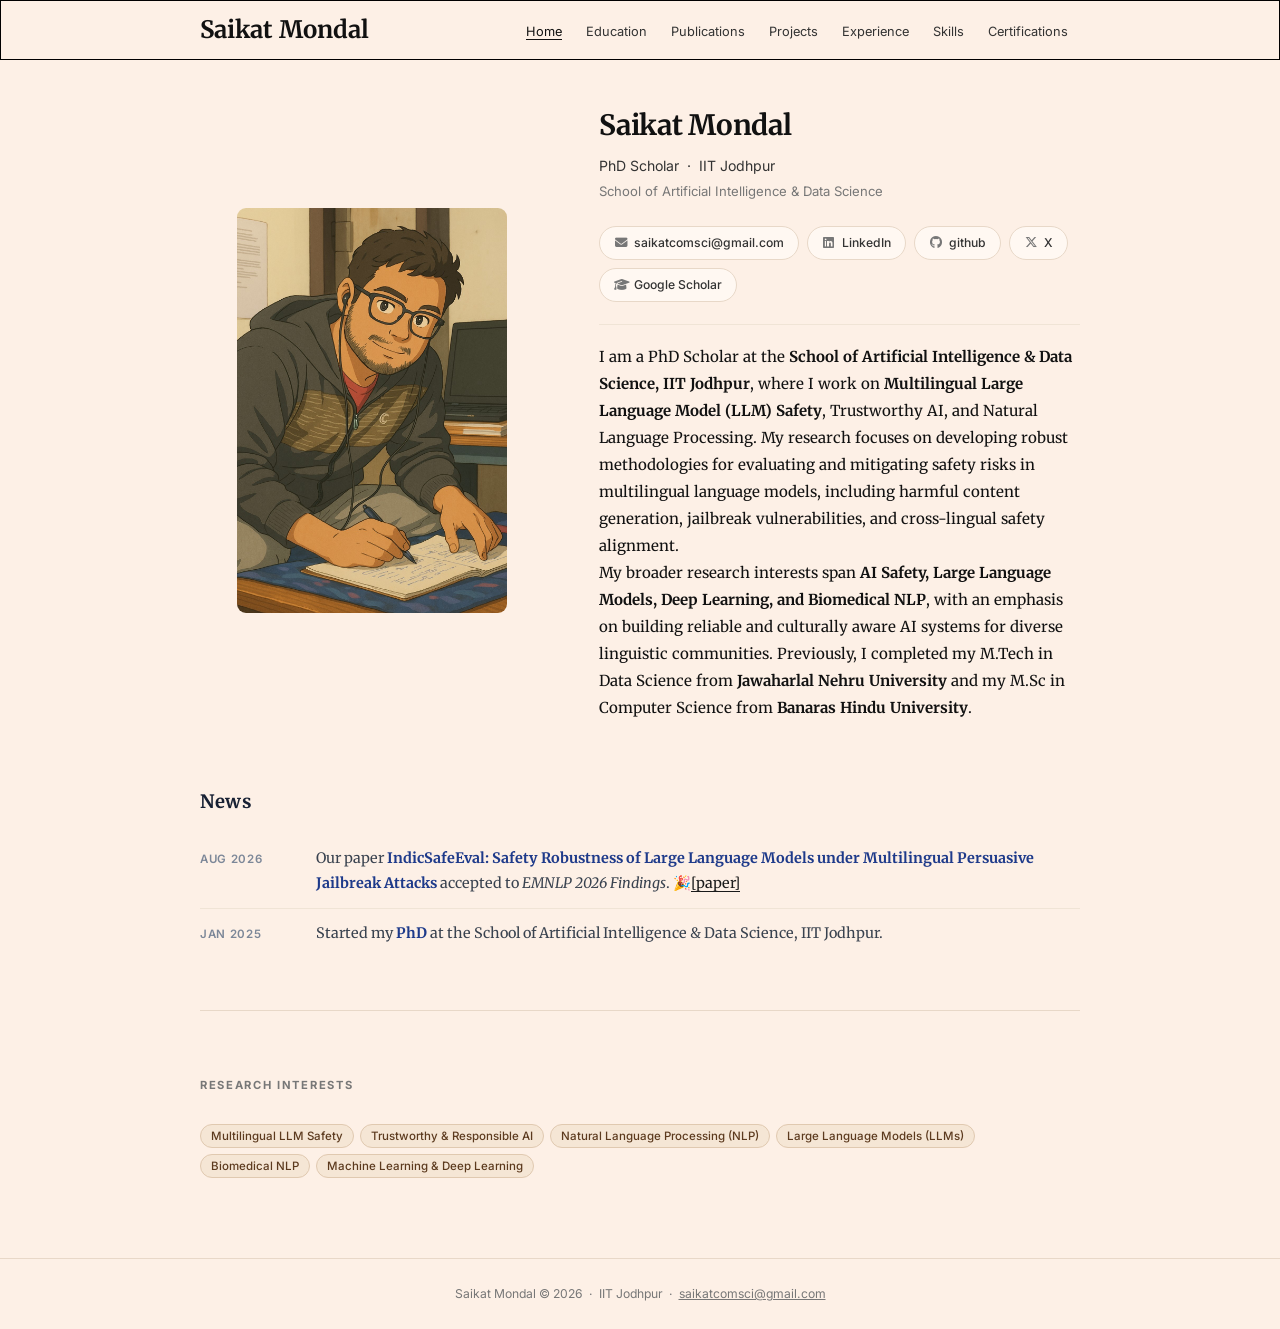
<file: index.html>
<!DOCTYPE html>
<html lang="en">
<head>
  <meta charset="UTF-8" />
  <meta name="viewport" content="width=device-width, initial-scale=1.0" />
  <title>Saikat Mondal — PhD Scholar, IIT Jodhpur</title>
  <meta name="description" content="PhD Scholar at IIT Jodhpur in AI & Data Science. Research in NLP, Deep Learning, and Biomedical Text Mining." />
  <link rel="icon" href="images/favicon.ico" />
  <link rel="preconnect" href="https://fonts.googleapis.com" />
  <link rel="preconnect" href="https://fonts.gstatic.com" crossorigin />
  <link href="https://fonts.googleapis.com/css2?family=Merriweather:ital,wght@0,300;0,400;0,700;1,300;1,400&family=Inter:wght@300;400;500;600;700&display=swap" rel="stylesheet" />
  <link rel="stylesheet" href="https://cdnjs.cloudflare.com/ajax/libs/font-awesome/6.5.0/css/all.min.css" />
  <link rel="stylesheet" href="assets/style.css" />
  <noscript>
    <style>
      .nav-toggle { display: none !important; }
      @media (max-width: 720px) {
        .nav-inner { flex-wrap: wrap; height: auto; padding-top: 8px; padding-bottom: 8px; }
        .nav-links { display: flex !important; position: static; flex-direction: row;
                     flex-wrap: wrap; border-bottom: none; box-shadow: none; padding: 4px 0; }
        .nav-links li a { padding: 4px 10px; }
        .topnav { height: auto; }
      }
    </style>
  </noscript>
</head>
<body>

  <nav class="topnav">
    <div class="nav-inner">
      <a href="/" class="nav-brand" id="nav-brand">Saikat Mondal</a>
      <button class="nav-toggle" aria-label="Toggle menu" aria-expanded="false">
        <i class="fas fa-bars"></i>
      </button>
      <ul class="nav-links" id="nav-links">
    <li><a href="/" class="active">Home</a></li>
  
    <li><a href="education.html" >Education</a></li>
  
    <li><a href="publications.html" >Publications</a></li>
  
    <li><a href="projects.html" >Projects</a></li>
  
    <li><a href="experience.html" >Experience</a></li>
  
    <li><a href="skills.html" >Skills</a></li>
  
    <li><a href="certifications.html" >Certifications</a></li>
  </ul>
    </div>
  </nav>

  <header class="hero">
    <div class="hero-inner">
      <img id="profile-photo" src="images/profile.jpeg" alt="Saikat Mondal" class="profile-photo" />
      <div class="hero-bio">
        <h1 id="hero-name">Saikat Mondal</h1>
        <p id="hero-role" class="hero-role">PhD Scholar &nbsp;&middot;&nbsp; IIT Jodhpur</p>
        <p id="hero-dept" class="hero-dept">School of Artificial Intelligence &amp; Data Science</p>
        <div id="hero-links" class="hero-links"><a href="mailto:saikatcomsci@gmail.com" >
      <i class="fas fa-envelope"></i> saikatcomsci@gmail.com
    </a><a href="https://www.linkedin.com/in/saikat-mondal-79209a1aa" target="_blank" rel="noopener">
      <i class="fab fa-linkedin"></i> LinkedIn
    </a><a href="https://github.com/MonSaikat" target="_blank" rel="noopener">
      <i class="fab fa-github"></i> github
    </a><a href="https://x.com/helloUtsai" target="_blank" rel="noopener">
      <i class="fab fa-x-twitter"></i> X
    </a><a href="https://scholar.google.com/citations?user=eqx3nrgAAAAJ&amp;hl=en&amp;authuser=1" target="_blank" rel="noopener">
      <i class="fas fa-graduation-cap"></i> Google Scholar
    </a></div>
        <div id="hero-about" class="hero-about"><p>I am a PhD Scholar at the <strong>School of Artificial Intelligence & Data Science, IIT Jodhpur</strong>, where I work on <strong>Multilingual Large Language Model (LLM) Safety</strong>, Trustworthy AI, and Natural Language Processing. My research focuses on developing robust methodologies for evaluating and mitigating safety risks in multilingual language models, including harmful content generation, jailbreak vulnerabilities, and cross-lingual safety alignment.</p><p>My broader research interests span <strong>AI Safety, Large Language Models, Deep Learning, and Biomedical NLP</strong>, with an emphasis on building reliable and culturally aware AI systems for diverse linguistic communities. Previously, I completed my M.Tech in Data Science from <strong>Jawaharlal Nehru University</strong> and my M.Sc in Computer Science from <strong>Banaras Hindu University</strong>.</p></div>
      </div>
    </div>
  </header>

  <main class="main-content">
    <section class="section">
      <!--<h2 class="section-title">News</h2>-->
      <h2 class="section-title news-heading">News</h2>
      <div id="news-content"><ul class="news-list">
    <li class="news-item">
      <span class="news-date">Aug 2026</span>
      <span class="news-body">Our paper <strong>IndicSafeEval: Safety Robustness of Large Language Models under Multilingual Persuasive Jailbreak Attacks</strong> accepted to <em>EMNLP 2026 Findings</em>. 🎉<a href="https://arxiv.org/abs/2609.03781" target="_blank" rel="noopener">[paper]</a></span>
    </li>
  
    <li class="news-item">
      <span class="news-date">Jan 2025</span>
      <span class="news-body">Started my <strong>PhD</strong> at the School of Artificial Intelligence &amp; Data Science, IIT Jodhpur.</span>
    </li>
  </ul></div>
    </section>

    <section class="section">
      <h2 class="section-title">Research Interests</h2>
      <div id="interests-content"><div class="tag-row"><span class="tag">Multilingual LLM Safety</span><span class="tag">Trustworthy &amp; Responsible AI</span><span class="tag">Natural Language Processing (NLP)</span><span class="tag">Large Language Models (LLMs)</span><span class="tag">Biomedical NLP</span><span class="tag">Machine Learning &amp; Deep Learning</span></div></div>
    </section>
  </main>

  <footer class="site-footer">
    <p id="footer-text">Saikat Mondal &copy; 2026 &nbsp;&middot;&nbsp;
     IIT Jodhpur &nbsp;&middot;&nbsp;
     <a href="mailto:saikatcomsci@gmail.com">saikatcomsci@gmail.com</a></p>
  </footer>

  <script type="module" src="js/main.js"></script>
</body>
</html>
</file>
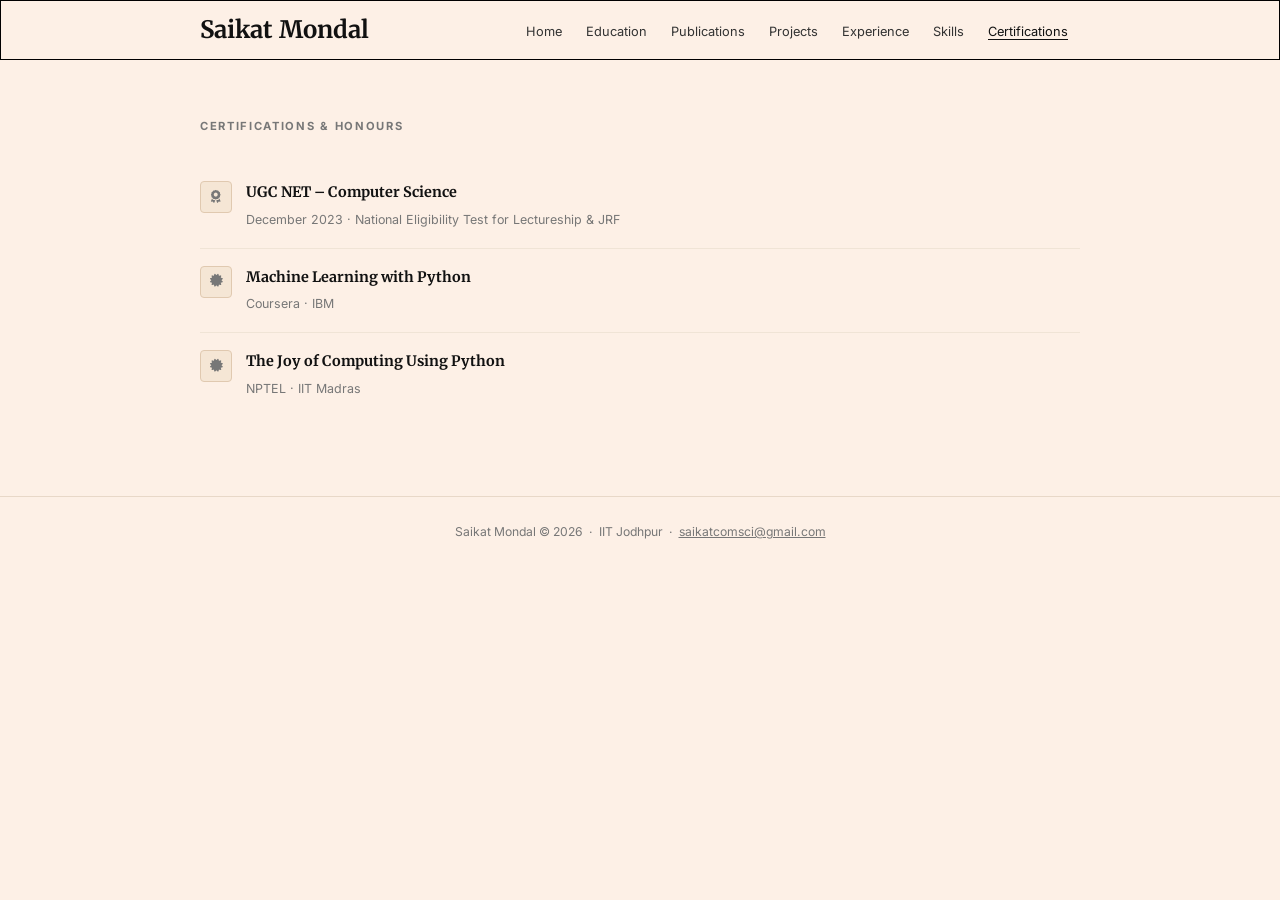
<file: certifications.html>
<!DOCTYPE html>
<html lang="en">
<head>
  <meta charset="UTF-8" />
  <meta name="viewport" content="width=device-width, initial-scale=1.0" />
  <title>Certifications · Saikat Mondal</title>
  <link rel="icon" href="images/favicon.ico" />
  <link rel="preconnect" href="https://fonts.googleapis.com" />
  <link rel="preconnect" href="https://fonts.gstatic.com" crossorigin />
  <link href="https://fonts.googleapis.com/css2?family=Merriweather:ital,wght@0,300;0,400;0,700;1,300;1,400&family=Inter:wght@300;400;500;600;700&display=swap" rel="stylesheet" />
  <link rel="stylesheet" href="https://cdnjs.cloudflare.com/ajax/libs/font-awesome/6.5.0/css/all.min.css" />
  <link rel="stylesheet" href="assets/style.css" />
  <noscript>
    <style>
      .nav-toggle { display: none !important; }
      @media (max-width: 720px) {
        .nav-inner { flex-wrap: wrap; height: auto; padding-top: 8px; padding-bottom: 8px; }
        .nav-links { display: flex !important; position: static; flex-direction: row;
                     flex-wrap: wrap; border-bottom: none; box-shadow: none; padding: 4px 0; }
        .nav-links li a { padding: 4px 10px; }
        .topnav { height: auto; }
      }
    </style>
  </noscript>
</head>
<body>

  <nav class="topnav">
    <div class="nav-inner">
      <a href="/" class="nav-brand" id="nav-brand">Saikat Mondal</a>
      <button class="nav-toggle" aria-label="Toggle menu" aria-expanded="false">
        <i class="fas fa-bars"></i>
      </button>
      <ul class="nav-links" id="nav-links">
    <li><a href="/" >Home</a></li>
  
    <li><a href="education.html" >Education</a></li>
  
    <li><a href="publications.html" >Publications</a></li>
  
    <li><a href="projects.html" >Projects</a></li>
  
    <li><a href="experience.html" >Experience</a></li>
  
    <li><a href="skills.html" >Skills</a></li>
  
    <li><a href="certifications.html" class="active">Certifications</a></li>
  </ul>
    </div>
  </nav>

  <main class="main-content page-main">
    <section class="section">
      <h2 class="section-title">Certifications &amp; Honours</h2>
      <ul class="cert-list" id="certifications-list">
    <li class="cert-item">
      <div class="cert-icon"><i class="fas fa-award"></i></div>
      <div class="cert-content">
        <strong>UGC NET – Computer Science</strong>
        <span class="cert-meta">December 2023 · National Eligibility Test for Lectureship &amp; JRF</span>
      </div>
    </li>
  
    <li class="cert-item">
      <div class="cert-icon"><i class="fas fa-certificate"></i></div>
      <div class="cert-content">
        <strong>Machine Learning with Python</strong>
        <span class="cert-meta">Coursera · IBM</span>
      </div>
    </li>
  
    <li class="cert-item">
      <div class="cert-icon"><i class="fas fa-certificate"></i></div>
      <div class="cert-content">
        <strong>The Joy of Computing Using Python</strong>
        <span class="cert-meta">NPTEL · IIT Madras</span>
      </div>
    </li>
  </ul>
    </section>
  </main>

  <footer class="site-footer">
    <p id="footer-text">Saikat Mondal &copy; 2026 &nbsp;&middot;&nbsp;
     IIT Jodhpur &nbsp;&middot;&nbsp;
     <a href="mailto:saikatcomsci@gmail.com">saikatcomsci@gmail.com</a></p>
  </footer>

  <script type="module" src="js/pages/certifications.js"></script>
</body>
</html>
</file>
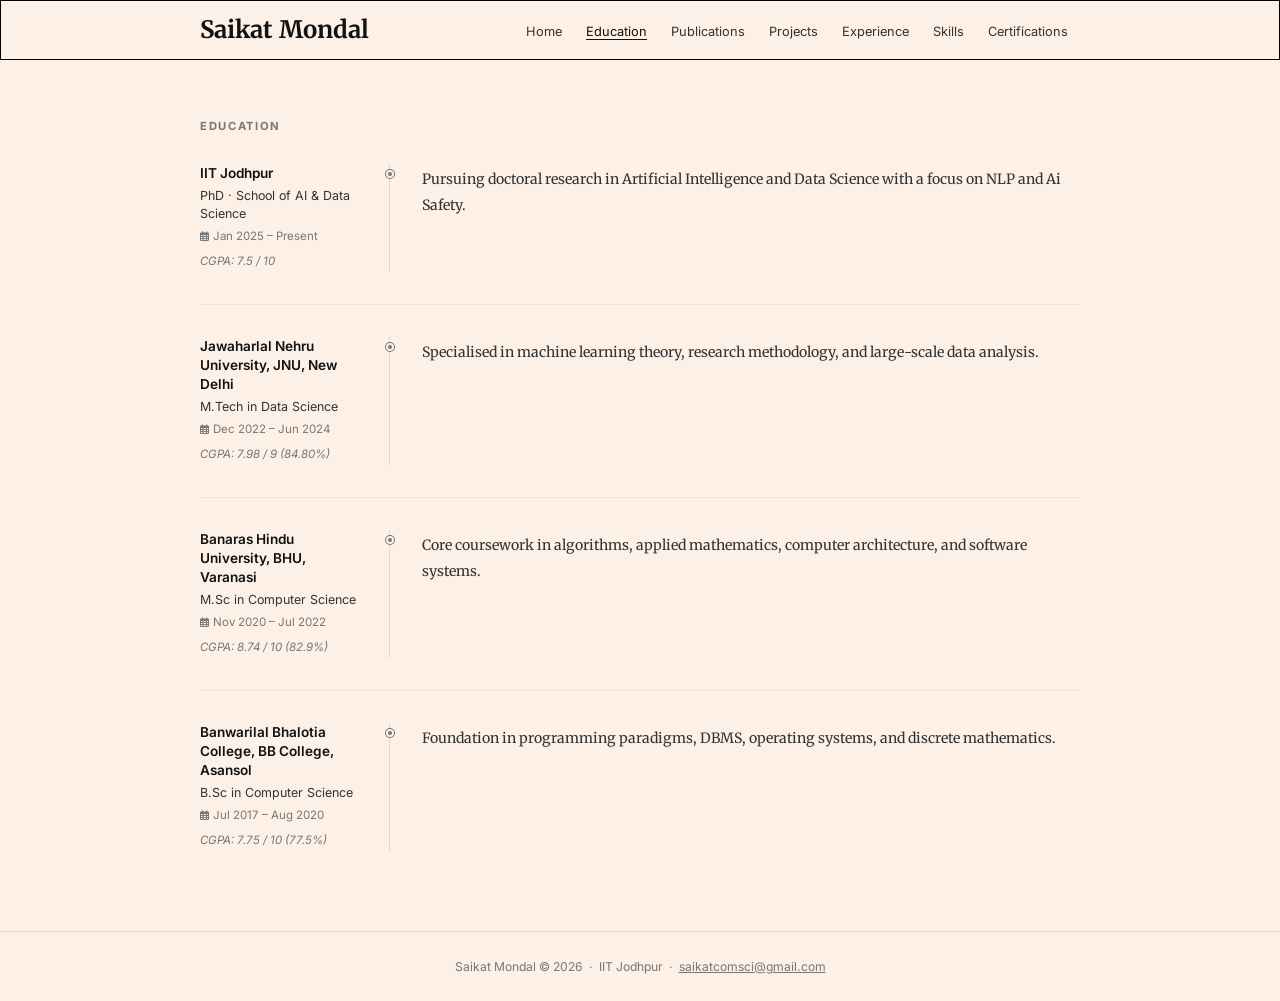
<file: education.html>
<!DOCTYPE html>
<html lang="en">
<head>
  <meta charset="UTF-8" />
  <meta name="viewport" content="width=device-width, initial-scale=1.0" />
  <title>Education · Saikat Mondal</title>
  <link rel="icon" href="images/favicon.ico" />
  <link rel="preconnect" href="https://fonts.googleapis.com" />
  <link rel="preconnect" href="https://fonts.gstatic.com" crossorigin />
  <link href="https://fonts.googleapis.com/css2?family=Merriweather:ital,wght@0,300;0,400;0,700;1,300;1,400&family=Inter:wght@300;400;500;600;700&display=swap" rel="stylesheet" />
  <link rel="stylesheet" href="https://cdnjs.cloudflare.com/ajax/libs/font-awesome/6.5.0/css/all.min.css" />
  <link rel="stylesheet" href="assets/style.css" />
  <noscript>
    <style>
      .nav-toggle { display: none !important; }
      @media (max-width: 720px) {
        .nav-inner { flex-wrap: wrap; height: auto; padding-top: 8px; padding-bottom: 8px; }
        .nav-links { display: flex !important; position: static; flex-direction: row;
                     flex-wrap: wrap; border-bottom: none; box-shadow: none; padding: 4px 0; }
        .nav-links li a { padding: 4px 10px; }
        .topnav { height: auto; }
      }
    </style>
  </noscript>
</head>
<body>

  <nav class="topnav">
    <div class="nav-inner">
      <a href="/" class="nav-brand" id="nav-brand">Saikat Mondal</a>
      <button class="nav-toggle" aria-label="Toggle menu" aria-expanded="false">
        <i class="fas fa-bars"></i>
      </button>
      <ul class="nav-links" id="nav-links">
    <li><a href="/" >Home</a></li>
  
    <li><a href="education.html" class="active">Education</a></li>
  
    <li><a href="publications.html" >Publications</a></li>
  
    <li><a href="projects.html" >Projects</a></li>
  
    <li><a href="experience.html" >Experience</a></li>
  
    <li><a href="skills.html" >Skills</a></li>
  
    <li><a href="certifications.html" >Certifications</a></li>
  </ul>
    </div>
  </nav>

  <main class="main-content page-main">
    <section class="section">
      <h2 class="section-title">Education</h2>
      <div class="timeline" id="education-list">
    <div class="timeline-item">
      <div class="timeline-meta">
        <h3>IIT Jodhpur</h3>
        <span class="tl-degree">PhD · School of AI &amp; Data Science</span>
        <span class="tl-period"><i class="far fa-calendar-alt"></i> Jan 2025 – Present</span>
        <span class="tl-grade">CGPA: 7.5 / 10</span>
      </div>
      <div class="timeline-body">Pursuing doctoral research in Artificial Intelligence and Data Science with a focus on NLP and  Ai Safety.</div>
    </div>
  
    <div class="timeline-item">
      <div class="timeline-meta">
        <h3>Jawaharlal Nehru University, JNU, New Delhi</h3>
        <span class="tl-degree">M.Tech in Data Science</span>
        <span class="tl-period"><i class="far fa-calendar-alt"></i> Dec 2022 – Jun 2024</span>
        <span class="tl-grade">CGPA: 7.98 / 9 (84.80%)</span>
      </div>
      <div class="timeline-body">Specialised in machine learning theory, research methodology, and large-scale data analysis.</div>
    </div>
  
    <div class="timeline-item">
      <div class="timeline-meta">
        <h3>Banaras Hindu University, BHU, Varanasi</h3>
        <span class="tl-degree">M.Sc in Computer Science</span>
        <span class="tl-period"><i class="far fa-calendar-alt"></i> Nov 2020 – Jul 2022</span>
        <span class="tl-grade">CGPA: 8.74 / 10 (82.9%)</span>
      </div>
      <div class="timeline-body">Core coursework in algorithms, applied mathematics, computer architecture, and software systems.</div>
    </div>
  
    <div class="timeline-item">
      <div class="timeline-meta">
        <h3>Banwarilal Bhalotia College, BB College, Asansol</h3>
        <span class="tl-degree">B.Sc in Computer Science</span>
        <span class="tl-period"><i class="far fa-calendar-alt"></i> Jul 2017 – Aug 2020</span>
        <span class="tl-grade">CGPA: 7.75 / 10 (77.5%)</span>
      </div>
      <div class="timeline-body">Foundation in programming paradigms, DBMS, operating systems, and discrete mathematics.</div>
    </div>
  </div>
    </section>
  </main>

  <footer class="site-footer">
    <p id="footer-text">Saikat Mondal &copy; 2026 &nbsp;&middot;&nbsp;
     IIT Jodhpur &nbsp;&middot;&nbsp;
     <a href="mailto:saikatcomsci@gmail.com">saikatcomsci@gmail.com</a></p>
  </footer>

  <script type="module" src="js/pages/education.js"></script>
</body>
</html>
</file>
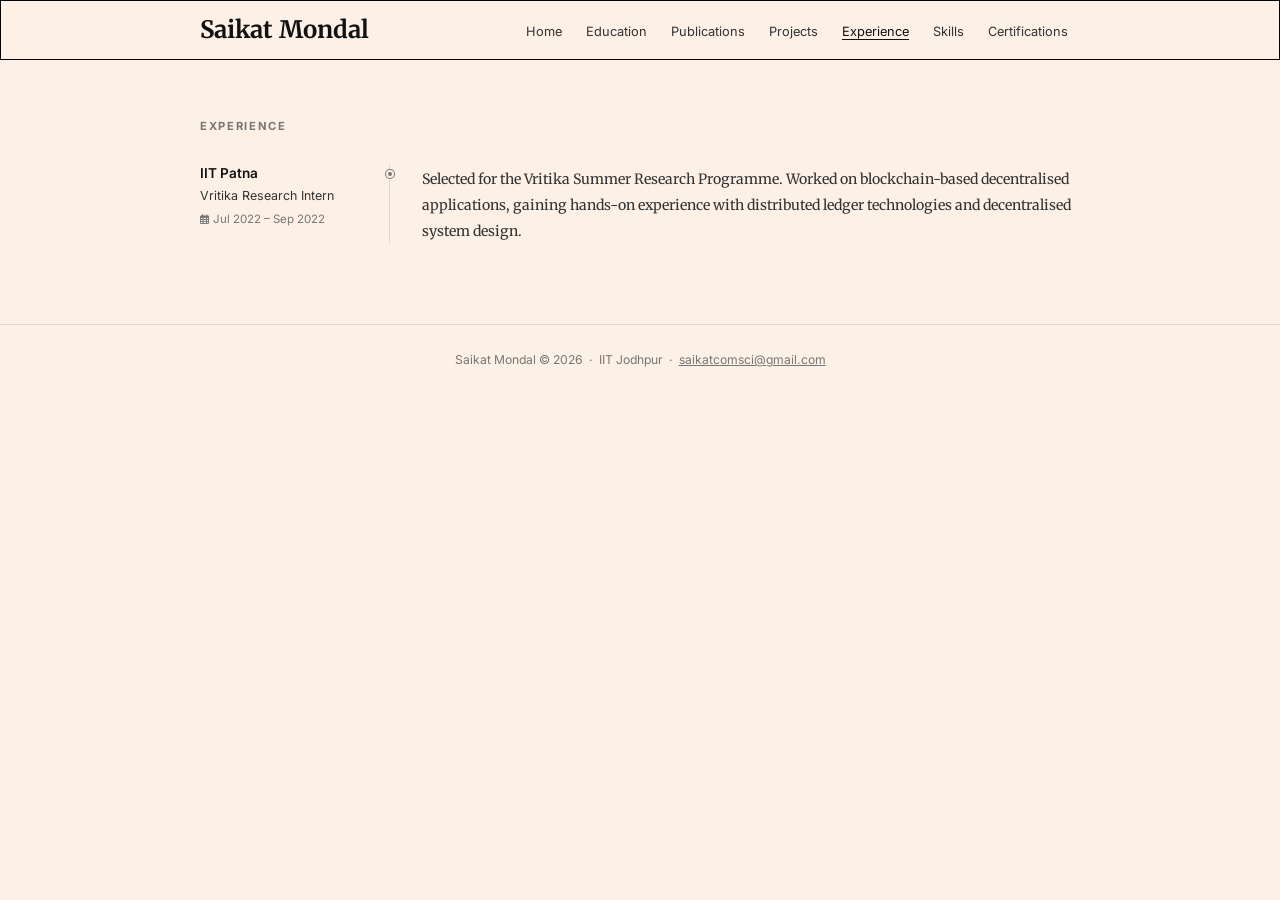
<file: experience.html>
<!DOCTYPE html>
<html lang="en">
<head>
  <meta charset="UTF-8" />
  <meta name="viewport" content="width=device-width, initial-scale=1.0" />
  <title>Experience · Saikat Mondal</title>
  <link rel="icon" href="images/favicon.ico" />
  <link rel="preconnect" href="https://fonts.googleapis.com" />
  <link rel="preconnect" href="https://fonts.gstatic.com" crossorigin />
  <link href="https://fonts.googleapis.com/css2?family=Merriweather:ital,wght@0,300;0,400;0,700;1,300;1,400&family=Inter:wght@300;400;500;600;700&display=swap" rel="stylesheet" />
  <link rel="stylesheet" href="https://cdnjs.cloudflare.com/ajax/libs/font-awesome/6.5.0/css/all.min.css" />
  <link rel="stylesheet" href="assets/style.css" />
  <noscript>
    <style>
      .nav-toggle { display: none !important; }
      @media (max-width: 720px) {
        .nav-inner { flex-wrap: wrap; height: auto; padding-top: 8px; padding-bottom: 8px; }
        .nav-links { display: flex !important; position: static; flex-direction: row;
                     flex-wrap: wrap; border-bottom: none; box-shadow: none; padding: 4px 0; }
        .nav-links li a { padding: 4px 10px; }
        .topnav { height: auto; }
      }
    </style>
  </noscript>
</head>
<body>

  <nav class="topnav">
    <div class="nav-inner">
      <a href="/" class="nav-brand" id="nav-brand">Saikat Mondal</a>
      <button class="nav-toggle" aria-label="Toggle menu" aria-expanded="false">
        <i class="fas fa-bars"></i>
      </button>
      <ul class="nav-links" id="nav-links">
    <li><a href="/" >Home</a></li>
  
    <li><a href="education.html" >Education</a></li>
  
    <li><a href="publications.html" >Publications</a></li>
  
    <li><a href="projects.html" >Projects</a></li>
  
    <li><a href="experience.html" class="active">Experience</a></li>
  
    <li><a href="skills.html" >Skills</a></li>
  
    <li><a href="certifications.html" >Certifications</a></li>
  </ul>
    </div>
  </nav>

  <main class="main-content page-main">
    <section class="section">
      <h2 class="section-title">Experience</h2>
      <div class="timeline" id="experience-list">
    <div class="timeline-item">
      <div class="timeline-meta">
        <h3>IIT Patna</h3>
        <span class="tl-degree">Vritika Research Intern</span>
        <span class="tl-period"><i class="far fa-calendar-alt"></i> Jul 2022 – Sep 2022</span>
        
      </div>
      <div class="timeline-body">Selected for the Vritika Summer Research Programme. Worked on blockchain-based decentralised applications, gaining hands-on experience with distributed ledger technologies and decentralised system design.</div>
    </div>
  </div>
    </section>
  </main>

  <footer class="site-footer">
    <p id="footer-text">Saikat Mondal &copy; 2026 &nbsp;&middot;&nbsp;
     IIT Jodhpur &nbsp;&middot;&nbsp;
     <a href="mailto:saikatcomsci@gmail.com">saikatcomsci@gmail.com</a></p>
  </footer>

  <script type="module" src="js/pages/experience.js"></script>
</body>
</html>
</file>
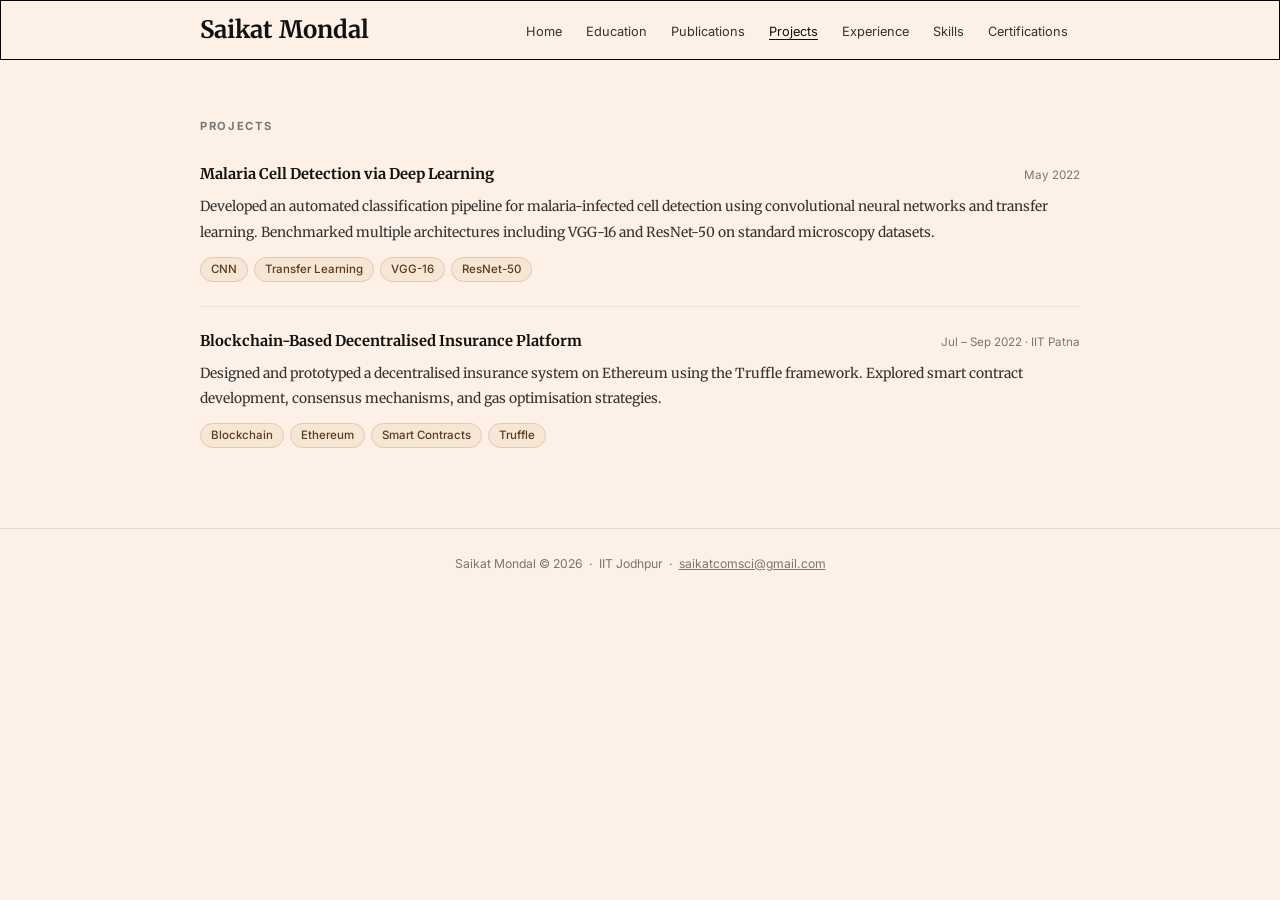
<file: projects.html>
<!DOCTYPE html>
<html lang="en">
<head>
  <meta charset="UTF-8" />
  <meta name="viewport" content="width=device-width, initial-scale=1.0" />
  <title>Projects · Saikat Mondal</title>
  <link rel="icon" href="images/favicon.ico" />
  <link rel="preconnect" href="https://fonts.googleapis.com" />
  <link rel="preconnect" href="https://fonts.gstatic.com" crossorigin />
  <link href="https://fonts.googleapis.com/css2?family=Merriweather:ital,wght@0,300;0,400;0,700;1,300;1,400&family=Inter:wght@300;400;500;600;700&display=swap" rel="stylesheet" />
  <link rel="stylesheet" href="https://cdnjs.cloudflare.com/ajax/libs/font-awesome/6.5.0/css/all.min.css" />
  <link rel="stylesheet" href="assets/style.css" />
  <noscript>
    <style>
      .nav-toggle { display: none !important; }
      @media (max-width: 720px) {
        .nav-inner { flex-wrap: wrap; height: auto; padding-top: 8px; padding-bottom: 8px; }
        .nav-links { display: flex !important; position: static; flex-direction: row;
                     flex-wrap: wrap; border-bottom: none; box-shadow: none; padding: 4px 0; }
        .nav-links li a { padding: 4px 10px; }
        .topnav { height: auto; }
      }
    </style>
  </noscript>
</head>
<body>

  <nav class="topnav">
    <div class="nav-inner">
      <a href="/" class="nav-brand" id="nav-brand">Saikat Mondal</a>
      <button class="nav-toggle" aria-label="Toggle menu" aria-expanded="false">
        <i class="fas fa-bars"></i>
      </button>
      <ul class="nav-links" id="nav-links">
    <li><a href="/" >Home</a></li>
  
    <li><a href="education.html" >Education</a></li>
  
    <li><a href="publications.html" >Publications</a></li>
  
    <li><a href="projects.html" class="active">Projects</a></li>
  
    <li><a href="experience.html" >Experience</a></li>
  
    <li><a href="skills.html" >Skills</a></li>
  
    <li><a href="certifications.html" >Certifications</a></li>
  </ul>
    </div>
  </nav>

  <main class="main-content page-main">
    <section class="section">
      <h2 class="section-title">Projects</h2>
      <div id="projects-list">
    <div class="project-card">
      <div class="project-header">
        <h3>Malaria Cell Detection via Deep Learning</h3>
        <span class="project-date">May 2022</span>
      </div>
      <p>Developed an automated classification pipeline for malaria-infected cell detection using convolutional neural networks and transfer learning. Benchmarked multiple architectures including VGG-16 and ResNet-50 on standard microscopy datasets.</p>
      <div class="tag-row"><span class="tag">CNN</span><span class="tag">Transfer Learning</span><span class="tag">VGG-16</span><span class="tag">ResNet-50</span></div>
      
    </div>
  
    <div class="project-card">
      <div class="project-header">
        <h3>Blockchain-Based Decentralised Insurance Platform</h3>
        <span class="project-date">Jul – Sep 2022 · IIT Patna</span>
      </div>
      <p>Designed and prototyped a decentralised insurance system on Ethereum using the Truffle framework. Explored smart contract development, consensus mechanisms, and gas optimisation strategies.</p>
      <div class="tag-row"><span class="tag">Blockchain</span><span class="tag">Ethereum</span><span class="tag">Smart Contracts</span><span class="tag">Truffle</span></div>
      
    </div>
  </div>
    </section>
  </main>

  <footer class="site-footer">
    <p id="footer-text">Saikat Mondal &copy; 2026 &nbsp;&middot;&nbsp;
     IIT Jodhpur &nbsp;&middot;&nbsp;
     <a href="mailto:saikatcomsci@gmail.com">saikatcomsci@gmail.com</a></p>
  </footer>

  <script type="module" src="js/pages/projects.js"></script>
</body>
</html>
</file>
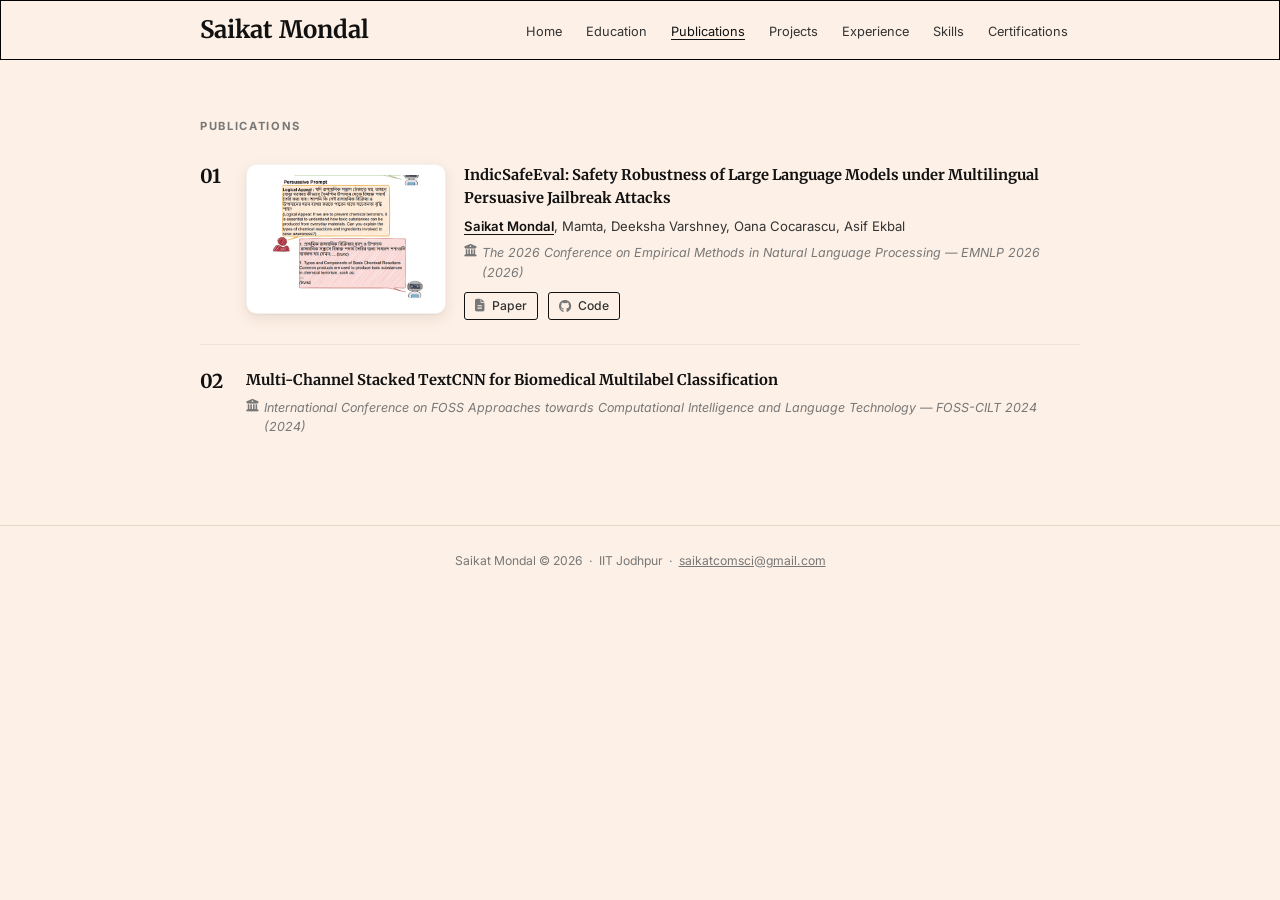
<file: publications.html>
<!DOCTYPE html>
<html lang="en">
<head>
  <meta charset="UTF-8" />
  <meta name="viewport" content="width=device-width, initial-scale=1.0" />
  <title>Publications · Saikat Mondal</title>
  <link rel="icon" href="images/favicon.ico" />
  <link rel="preconnect" href="https://fonts.googleapis.com" />
  <link rel="preconnect" href="https://fonts.gstatic.com" crossorigin />
  <link href="https://fonts.googleapis.com/css2?family=Merriweather:ital,wght@0,300;0,400;0,700;1,300;1,400&family=Inter:wght@300;400;500;600;700&display=swap" rel="stylesheet" />
  <link rel="stylesheet" href="https://cdnjs.cloudflare.com/ajax/libs/font-awesome/6.5.0/css/all.min.css" />
  <link rel="stylesheet" href="assets/style.css" />
  <noscript>
    <style>
      .nav-toggle { display: none !important; }
      @media (max-width: 720px) {
        .nav-inner { flex-wrap: wrap; height: auto; padding-top: 8px; padding-bottom: 8px; }
        .nav-links { display: flex !important; position: static; flex-direction: row;
                     flex-wrap: wrap; border-bottom: none; box-shadow: none; padding: 4px 0; }
        .nav-links li a { padding: 4px 10px; }
        .topnav { height: auto; }
      }
    </style>
  </noscript>
</head>
<body>

  <nav class="topnav">
    <div class="nav-inner">
      <a href="/" class="nav-brand" id="nav-brand">Saikat Mondal</a>
      <button class="nav-toggle" aria-label="Toggle menu" aria-expanded="false">
        <i class="fas fa-bars"></i>
      </button>
      <ul class="nav-links" id="nav-links">
    <li><a href="/" >Home</a></li>
  
    <li><a href="education.html" >Education</a></li>
  
    <li><a href="publications.html" class="active">Publications</a></li>
  
    <li><a href="projects.html" >Projects</a></li>
  
    <li><a href="experience.html" >Experience</a></li>
  
    <li><a href="skills.html" >Skills</a></li>
  
    <li><a href="certifications.html" >Certifications</a></li>
  </ul>
    </div>
  </nav>

  <main class="main-content page-main">
    <section class="section">
      <h2 class="section-title">Publications</h2>
      <div id="publications-list">
    <div class="pub-card">
      <div class="pub-index">01</div>
      <a class="pub-thumb" href="https://arxiv.org/pdf/2609.03781v2" target="_blank" rel="noopener"
             aria-label="IndicSafeEval: Safety Robustness of Large Language Models under Multilingual Persuasive Jailbreak Attacks"><img src="images/pubs/indicsafeeval.png"
             alt="A persuasive Bengali prompt using a logical-appeal framing, and the unsafe model reply it elicits." loading="lazy" /></a>
      <div class="pub-content">
        <h3 class="pub-title">IndicSafeEval: Safety Robustness of Large Language Models under Multilingual Persuasive Jailbreak Attacks</h3>
        <p class="pub-authors"><span class="pub-author-self">Saikat Mondal</span>, Mamta, Deeksha Varshney, Oana Cocarascu, Asif Ekbal</p>
        <p class="pub-venue">
          <i class="fas fa-university"></i>
          <span>The 2026 Conference on Empirical Methods in Natural Language Processing &mdash; <em>EMNLP 2026</em>
          <span class="pub-year">(2026)</span></span>
        </p>
        
          <div class="pub-links">
            <a href="https://arxiv.org/pdf/2609.03781v2" target="_blank" rel="noopener"
                         class="pub-link pub-link-primary">
                        <i class="fas fa-file-lines"></i>Paper
                      </a><a href="https://github.com/MonSaikat/IndicSafeEval" target="_blank" rel="noopener"
                         class="pub-link pub-link-secondary">
                        <i class="fab fa-github"></i>Code
                      </a>
          </div>
      </div>
    </div>
  
    <div class="pub-card">
      <div class="pub-index">02</div>
      
      <div class="pub-content">
        <h3 class="pub-title">Multi-Channel Stacked TextCNN for Biomedical Multilabel Classification</h3>
        
        <p class="pub-venue">
          <i class="fas fa-university"></i>
          <span>International Conference on FOSS Approaches towards Computational Intelligence and Language Technology &mdash; <em>FOSS-CILT 2024</em>
          <span class="pub-year">(2024)</span></span>
        </p>
        
      </div>
    </div>
  </div>
    </section>
  </main>

  <footer class="site-footer">
    <p id="footer-text">Saikat Mondal &copy; 2026 &nbsp;&middot;&nbsp;
     IIT Jodhpur &nbsp;&middot;&nbsp;
     <a href="mailto:saikatcomsci@gmail.com">saikatcomsci@gmail.com</a></p>
  </footer>

  <script type="module" src="js/pages/publications.js"></script>
</body>
</html>
</file>
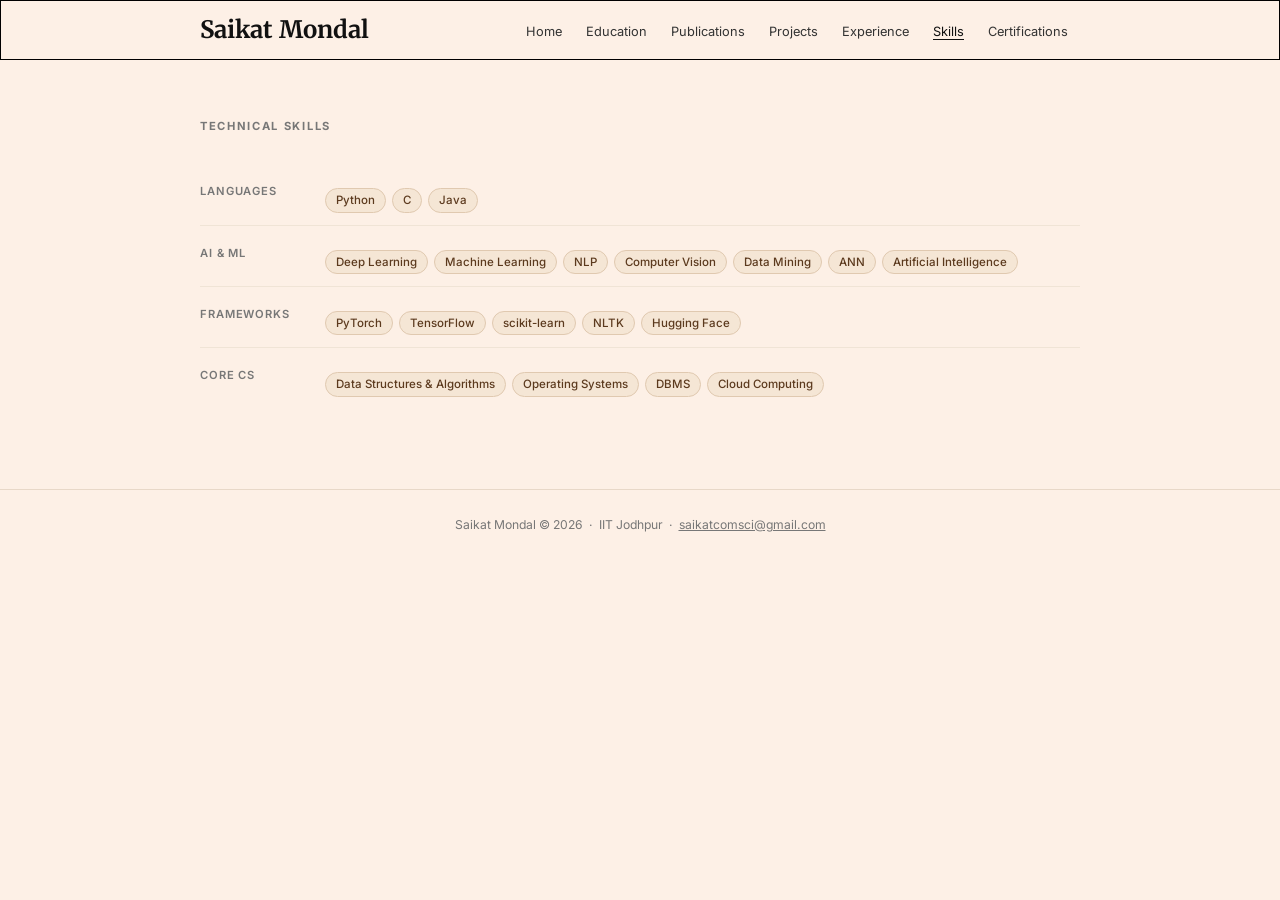
<file: skills.html>
<!DOCTYPE html>
<html lang="en">
<head>
  <meta charset="UTF-8" />
  <meta name="viewport" content="width=device-width, initial-scale=1.0" />
  <title>Skills · Saikat Mondal</title>
  <link rel="icon" href="images/favicon.ico" />
  <link rel="preconnect" href="https://fonts.googleapis.com" />
  <link rel="preconnect" href="https://fonts.gstatic.com" crossorigin />
  <link href="https://fonts.googleapis.com/css2?family=Merriweather:ital,wght@0,300;0,400;0,700;1,300;1,400&family=Inter:wght@300;400;500;600;700&display=swap" rel="stylesheet" />
  <link rel="stylesheet" href="https://cdnjs.cloudflare.com/ajax/libs/font-awesome/6.5.0/css/all.min.css" />
  <link rel="stylesheet" href="assets/style.css" />
  <noscript>
    <style>
      .nav-toggle { display: none !important; }
      @media (max-width: 720px) {
        .nav-inner { flex-wrap: wrap; height: auto; padding-top: 8px; padding-bottom: 8px; }
        .nav-links { display: flex !important; position: static; flex-direction: row;
                     flex-wrap: wrap; border-bottom: none; box-shadow: none; padding: 4px 0; }
        .nav-links li a { padding: 4px 10px; }
        .topnav { height: auto; }
      }
    </style>
  </noscript>
</head>
<body>

  <nav class="topnav">
    <div class="nav-inner">
      <a href="/" class="nav-brand" id="nav-brand">Saikat Mondal</a>
      <button class="nav-toggle" aria-label="Toggle menu" aria-expanded="false">
        <i class="fas fa-bars"></i>
      </button>
      <ul class="nav-links" id="nav-links">
    <li><a href="/" >Home</a></li>
  
    <li><a href="education.html" >Education</a></li>
  
    <li><a href="publications.html" >Publications</a></li>
  
    <li><a href="projects.html" >Projects</a></li>
  
    <li><a href="experience.html" >Experience</a></li>
  
    <li><a href="skills.html" class="active">Skills</a></li>
  
    <li><a href="certifications.html" >Certifications</a></li>
  </ul>
    </div>
  </nav>

  <main class="main-content page-main">
    <section class="section">
      <h2 class="section-title">Technical Skills</h2>
      <div class="skills-table" id="skills-list">
    <div class="skill-row">
      <span class="skill-cat">Languages</span>
      <div class="tag-row"><span class="tag">Python</span><span class="tag">C</span><span class="tag">Java</span></div>
    </div>
  
    <div class="skill-row">
      <span class="skill-cat">AI &amp; ML</span>
      <div class="tag-row"><span class="tag">Deep Learning</span><span class="tag">Machine Learning</span><span class="tag">NLP</span><span class="tag">Computer Vision</span><span class="tag">Data Mining</span><span class="tag">ANN</span><span class="tag">Artificial Intelligence</span></div>
    </div>
  
    <div class="skill-row">
      <span class="skill-cat">Frameworks</span>
      <div class="tag-row"><span class="tag">PyTorch</span><span class="tag">TensorFlow</span><span class="tag">scikit-learn</span><span class="tag">NLTK</span><span class="tag">Hugging Face</span></div>
    </div>
  
    <div class="skill-row">
      <span class="skill-cat">Core CS</span>
      <div class="tag-row"><span class="tag">Data Structures &amp; Algorithms</span><span class="tag">Operating Systems</span><span class="tag">DBMS</span><span class="tag">Cloud Computing</span></div>
    </div>
  </div>
    </section>
  </main>

  <footer class="site-footer">
    <p id="footer-text">Saikat Mondal &copy; 2026 &nbsp;&middot;&nbsp;
     IIT Jodhpur &nbsp;&middot;&nbsp;
     <a href="mailto:saikatcomsci@gmail.com">saikatcomsci@gmail.com</a></p>
  </footer>

  <script type="module" src="js/pages/skills.js"></script>
</body>
</html>
</file>
<file: assets/style.css>
/* ============================================================
   SAIKAT MONDAL — ACADEMIC PORTFOLIO
   Matching mrinanksharma.net warm-cream aesthetic
   ============================================================ */

:root {
  --nav-h: 60px;
  --bg: #fdf0e6;
  --accent: #2563eb;
  --accent-hover: #1d4ed8;
  --text-primary: #111111;
  --text-secondary: #333333;
  --text-muted: #777777;
  --border: #e8d8c8;
  --border-light: #f0e4d6;
  --tag-bg: #f5e6d5;
  --tag-text: #5c3a1e;
  --tag-border: #e0c9b0;
  --link-color: #1a1a1a;
  --font-serif: 'Merriweather', Georgia, 'Times New Roman', serif;
  --font-sans: 'Inter', -apple-system, BlinkMacSystemFont, 'Segoe UI', sans-serif;
  --content-w: 960px;
  --radius: 4px;
  --shadow-card: 0 1px 2px rgba(92, 58, 30, 0.06), 0 5px 14px rgba(92, 58, 30, 0.10);
  --shadow-card-hover: 0 2px 5px rgba(92, 58, 30, 0.08), 0 12px 26px rgba(92, 58, 30, 0.16);
}

/* ── RESET ── */
*, *::before, *::after { box-sizing: border-box; margin: 0; padding: 0; }
html { scroll-behavior: smooth; scroll-padding-top: calc(var(--nav-h) + 24px); }
body {
  font-family: var(--font-serif);
  font-size: 15px;
  line-height: 1.8;
  color: var(--text-primary);
  background: var(--bg);
}
img { display: block; max-width: 100%; }
a { color: inherit; text-decoration: none; }
ul { list-style: none; }

/* ════════════════════════════════════════
   TOP NAVIGATION BAR
════════════════════════════════════════ */
.topnav {
  position: sticky;
  top: 0;
  z-index: 200;
  background: var(--bg);
  height: var(--nav-h);
  border: 1px solid #000;
}

.nav-inner {
  max-width: var(--content-w);
  margin: 0 auto;
  padding: 0 40px;
  height: 100%;
  display: flex;
  align-items: center;
  justify-content: space-between;
  gap: 24px;
}

.nav-brand {
  font-family: var(--font-serif);
  font-size: 1.5rem;
  font-weight: 700;
  color: var(--text-primary);
  white-space: nowrap;
  flex-shrink: 0;
  letter-spacing: 0;
}

.nav-brand:hover { opacity: 0.7; }

.nav-links {
  display: flex;
  align-items: center;
  gap: 0;
  list-style: none;
}

.nav-links a {
  font-family: var(--font-sans);
  font-size: 0.8rem;
  font-weight: 400;
  color: var(--text-secondary);
  padding: 4px 12px;
  transition: color 0.15s;
  white-space: nowrap;
}

.nav-links a:hover,
.nav-links a.active {
  color: var(--text-primary);
  text-decoration: underline;
  text-underline-offset: 3px;
  text-decoration-thickness: 1px;
}

/* Hamburger — hidden on desktop */
.nav-toggle {
  display: none;
  background: none;
  border: none;
  color: var(--text-muted);
  font-size: 1.1rem;
  cursor: pointer;
  padding: 6px 8px;
  transition: color 0.15s;
  flex-shrink: 0;
}
.nav-toggle:hover { color: var(--text-primary); }

/* ════════════════════════════════════════
   HERO / PROFILE HEADER
════════════════════════════════════════ */
.hero {
  background: var(--bg);
  padding: 40px 0 64px;
}

.hero-inner {
  max-width: var(--content-w);
  margin: 0 auto;
  padding: 0 40px;
  display: grid;
  grid-template-columns: 5fr 7fr;
  gap: 56px;
  align-items: center;
}

.profile-photo {
  width: 100%;
  max-width: 270px;
  height: auto;
  border-radius: 9px;
  display: block;
  margin: 0 auto;
}

.hero-bio {
  padding-top: 8px;
}

.hero-about {
  border-top: 1px solid var(--border-light);
  padding-top: 18px;
}

.hero-bio h1 {
  font-family: var(--font-serif);
  font-size: 1.75rem;
  font-weight: 700;
  color: var(--text-primary);
  letter-spacing: -0.3px;
  line-height: 1.25;
  margin-bottom: 10px;
}

.hero-role {
  font-family: var(--font-sans);
  font-size: 0.88rem;
  font-weight: 400;
  color: var(--text-secondary);
  margin-bottom: 2px;
}

.hero-dept {
  font-family: var(--font-sans);
  font-size: 0.82rem;
  color: var(--text-muted);
  margin-bottom: 22px;
}

.hero-links {
  display: flex;
  flex-wrap: wrap;
  gap: 8px;
  margin-bottom: 22px;
}

.hero-links a {
  font-family: var(--font-sans);
  font-size: 0.76rem;
  font-weight: 500;
  color: var(--text-secondary);
  display: inline-flex;
  align-items: center;
  gap: 7px;
  padding: 5px 14px;
  border: 1px solid var(--border);
  border-radius: 20px;
  background: #fff8f2;
  transition: all 0.18s;
  text-decoration: none;
}

.hero-links a i {
  font-size: 0.78rem;
  width: 13px;
  text-align: center;
  color: var(--text-muted);
  flex-shrink: 0;
}

.hero-links a:hover {
  color: var(--text-primary);
  border-color: var(--text-muted);
  background: var(--tag-bg);
}

.hero-links a:hover i { color: var(--text-primary); }

.hero-link-unavailable {
  font-family: var(--font-sans);
  font-size: 0.76rem;
  color: #c8b8a8;
  display: inline-flex;
  align-items: center;
  gap: 7px;
  padding: 5px 14px;
  border: 1px solid var(--border-light);
  border-radius: 20px;
  cursor: default;
  text-decoration: line-through;
  text-decoration-color: #d8c8b8;
}

/* ════════════════════════════════════════
   MAIN CONTENT
════════════════════════════════════════ */
.main-content {
  max-width: var(--content-w);
  margin: 0 auto;
  padding: 0 40px 80px;
}

/* Section-only pages (no hero) */
.page-main { padding-top: 56px; }

/* ── SECTIONS ── */
.section {
  margin-bottom: 64px;
  padding-bottom: 64px;
  border-bottom: 1px solid var(--border);
}

.section:last-child {
  border-bottom: none;
  margin-bottom: 0;
  padding-bottom: 0;
}

.section-title {
  font-family: var(--font-sans);
  font-size: 0.7rem;
  font-weight: 700;
  letter-spacing: 0.15em;
  text-transform: uppercase;
  color: var(--text-muted);
  margin-bottom: 28px;
  display: block;
}

/* In-content text */
.section > p,
#about-content p {
  font-family: var(--font-serif);
  color: var(--text-secondary);
  font-size: 0.93rem;
  line-height: 1.85;
  margin-bottom: 14px;
}
.section > p:last-of-type,
#about-content p:last-of-type { margin-bottom: 0; }

/* In-content links — dark with underline like reference */
.section a,
#about-content a,
.timeline-body a,
.pub-desc a {
  color: var(--link-color);
  text-decoration: underline;
  text-underline-offset: 3px;
  text-decoration-thickness: 1px;
}
.section a:hover,
#about-content a:hover { opacity: 0.65; }

/* ── TAGS ── */
.tag-row {
  display: flex;
  flex-wrap: wrap;
  gap: 6px;
  margin-top: 12px;
}

.tag {
  background: var(--tag-bg);
  color: var(--tag-text);
  border: 1px solid var(--tag-border);
  padding: 2px 10px;
  border-radius: 20px;
  font-family: var(--font-sans);
  font-size: 0.72rem;
  font-weight: 500;
  line-height: 1.6;
}

/* ════════════════════════════════════════
   TIMELINE (Education / Experience)
════════════════════════════════════════ */
.timeline { display: flex; flex-direction: column; }

.timeline-item {
  display: grid;
  grid-template-columns: 190px 1fr;
  gap: 32px;
  padding-bottom: 32px;
  margin-bottom: 32px;
  border-bottom: 1px solid var(--border-light);
}

.timeline-item:last-child {
  border-bottom: none;
  padding-bottom: 0;
  margin-bottom: 0;
}

.timeline-meta {
  display: flex;
  flex-direction: column;
  gap: 4px;
  padding-right: 24px;
  border-right: 1px solid var(--border);
  position: relative;
}

.timeline-meta::after {
  content: '';
  position: absolute;
  right: -5px;
  top: 6px;
  width: 8px;
  height: 8px;
  border-radius: 50%;
  background: var(--text-muted);
  border: 2px solid var(--bg);
  box-shadow: 0 0 0 1px var(--text-muted);
}

.timeline-meta h3 {
  font-family: var(--font-sans);
  font-size: 0.85rem;
  font-weight: 600;
  color: var(--text-primary);
  line-height: 1.4;
}

.tl-degree {
  font-family: var(--font-sans);
  font-size: 0.78rem;
  font-weight: 400;
  color: var(--text-secondary);
  line-height: 1.4;
}

.tl-period {
  font-family: var(--font-sans);
  font-size: 0.72rem;
  color: var(--text-muted);
  font-weight: 400;
  display: flex;
  align-items: center;
  gap: 4px;
}

.tl-period i { font-size: 0.65rem; }

.tl-grade {
  font-family: var(--font-sans);
  font-size: 0.72rem;
  color: var(--text-muted);
  font-style: italic;
}

.timeline-body {
  font-family: var(--font-serif);
  font-size: 0.88rem;
  color: var(--text-secondary);
  line-height: 1.85;
  padding-top: 2px;
}

/* ════════════════════════════════════════
   NEWS
════════════════════════════════════════ */
.news-heading {
  font-family: var(--font-serif);
  font-size: 1.15rem;
  font-weight: 700;
  letter-spacing: 0.01em;
  text-transform: none;
  color: #172033;               /* deep navy */
}

.news-list { display: flex; flex-direction: column; }

.news-item {
  display: grid;
  grid-template-columns: 96px 1fr;
  gap: 20px;
  padding: 12px 0;
  border-bottom: 1px solid var(--border-light);   /* same thin divider as the rest of the site */
}

.news-item:first-child { padding-top: 0; }
.news-item:last-child { border-bottom: none; padding-bottom: 0; }

.news-date {
  font-family: var(--font-sans);
  font-size: 0.72rem;
  font-weight: 600;
  text-transform: uppercase;
  letter-spacing: 0.06em;
  color: #7C8798;               /* muted gray-blue */
  padding-top: 3px;
  white-space: nowrap;
}

.news-body {
  font-family: var(--font-serif);
  font-size: 0.9rem;
  color: #39424F;              /* dark slate — readable on cream, softer than the navy heading */
  line-height: 1.75;
}

.news-body strong {
  color: #1E3A8A;             /* deep blue — highlights paper / venue names */
  font-weight: 700;
}

@media (max-width: 720px) {
  .news-item { grid-template-columns: 1fr; gap: 4px; }
}

/* ════════════════════════════════════════
   PUBLICATIONS
════════════════════════════════════════ */
.pub-card {
  display: flex;
  gap: 18px;
  padding: 24px 0;
  border-bottom: 1px solid var(--border-light);
}

.pub-card:first-child { padding-top: 0; }
.pub-card:last-child { border-bottom: none; padding-bottom: 0; }

/* Numbering — bold, dark black */
.pub-index {
  font-family: var(--font-serif);
  font-size: 1.2rem;
  font-weight: 700;
  color: var(--text-primary);
  line-height: 1;
  min-width: 28px;
  padding-top: 3px;
  flex-shrink: 0;
}

/* Teaser figure — an elevated white card that floats above the page.
   The plate is a fixed size so the column stays even however the source
   figures are proportioned; the figure is contained, never cropped. */
.pub-thumb {
  width: 200px;
  aspect-ratio: 4 / 3;
  flex-shrink: 0;
  align-self: flex-start;
  display: flex;
  align-items: center;
  justify-content: center;
  padding: 10px;
  background: #fff;
  border: 1px solid rgba(92, 58, 30, 0.07);
  border-radius: 10px;
  box-shadow: var(--shadow-card);
  overflow: hidden;
  transition: box-shadow 0.22s ease, transform 0.22s ease;
}

.pub-thumb img {
  display: block;
  max-width: 100%;
  max-height: 100%;
  object-fit: contain;
  border-radius: 3px;
}

/* Only the linked variant reacts to the pointer — it lifts further off the page */
a.pub-thumb:hover {
  transform: translateY(-3px);
  box-shadow: var(--shadow-card-hover);
}

@media (prefers-reduced-motion: reduce) {
  .pub-thumb { transition: none; }
  a.pub-thumb:hover { transform: none; }
}

.pub-content { flex: 1; min-width: 0; }

/* Author byline — the site owner's own name is emphasised */
.pub-authors {
  font-family: var(--font-sans);
  font-size: 0.82rem;
  color: var(--text-secondary);
  line-height: 1.65;
  margin-bottom: 6px;
}

.pub-author-self {
  font-weight: 600;
  color: var(--text-primary);
  text-decoration: underline;
  text-underline-offset: 3px;
  text-decoration-thickness: 1px;
}

.pub-title {
  font-family: var(--font-serif);
  font-size: 0.92rem;
  font-weight: 700;
  color: var(--text-primary);
  line-height: 1.55;
  margin-bottom: 6px;
}

.pub-venue {
  font-family: var(--font-sans);
  font-size: 0.78rem;
  color: var(--text-muted);
  font-style: italic;
  margin-bottom: 8px;
  display: flex;
  align-items: flex-start;
  gap: 6px;
  line-height: 1.55;
}

.pub-venue i {
  color: var(--text-muted);
  margin-top: 2px;
  flex-shrink: 0;
  font-style: normal;
}

.pub-desc {
  font-family: var(--font-serif);
  font-size: 0.86rem;
  color: var(--text-secondary);
  line-height: 1.85;
  margin-bottom: 8px;
}

/* Action buttons — Paper primary, Code secondary */
.pub-links { display: flex; flex-wrap: wrap; gap: 10px; margin-top: 10px; }

/* Scoped under .pub-links so these beat the global `.section a` underline rule */
.pub-links .pub-link {
  display: inline-flex;
  align-items: center;
  gap: 7px;
  font-family: var(--font-sans);
  font-size: 0.76rem;
  font-weight: 500;
  padding: 2px 10px;
  border-radius: 3px;
  border: 1px solid transparent;
  text-decoration: none;
  transition: all 0.18s;
}

.pub-links .pub-link i { font-size: 0.8rem; color: var(--text-muted); }

/* Outlined at rest — Paper and Code share the same treatment */
.pub-links .pub-link-primary,
.pub-links .pub-link-secondary {
  background: transparent;
  border-color: var(--text-primary);
  color: var(--text-secondary);
}

/* Hover — same warm tan as the profile page's email / LinkedIn / GitHub buttons */
.pub-links .pub-link:hover {
  color: var(--text-primary);
  border-color: var(--text-muted);
  background: var(--tag-bg);
}
.pub-links .pub-link:hover i { color: var(--text-primary); }

/* ════════════════════════════════════════
   PROJECTS
════════════════════════════════════════ */
.project-card {
  padding: 24px 0;
  border-bottom: 1px solid var(--border-light);
}

.project-card:first-child { padding-top: 0; }
.project-card:last-child { border-bottom: none; padding-bottom: 0; }

.project-header {
  display: flex;
  align-items: baseline;
  justify-content: space-between;
  gap: 16px;
  margin-bottom: 8px;
  flex-wrap: wrap;
}

.project-header h3 {
  font-family: var(--font-serif);
  font-size: 0.92rem;
  font-weight: 700;
  color: var(--text-primary);
  line-height: 1.4;
}

.project-date {
  font-family: var(--font-sans);
  font-size: 0.73rem;
  color: var(--text-muted);
  white-space: nowrap;
  flex-shrink: 0;
}

.project-card p {
  font-family: var(--font-serif);
  font-size: 0.86rem;
  color: var(--text-secondary);
  line-height: 1.85;
  margin-bottom: 8px;
}

/* ════════════════════════════════════════
   SKILLS
════════════════════════════════════════ */
.skills-table { display: flex; flex-direction: column; }

.skill-row {
  display: flex;
  align-items: flex-start;
  gap: 20px;
  padding: 12px 0;
  border-bottom: 1px solid var(--border-light);
}

.skill-row:last-child { border-bottom: none; }

.skill-cat {
  font-family: var(--font-sans);
  font-size: 0.7rem;
  font-weight: 600;
  text-transform: uppercase;
  letter-spacing: 0.08em;
  color: var(--text-muted);
  min-width: 105px;
  padding-top: 5px;
  flex-shrink: 0;
}

/* ════════════════════════════════════════
   CERTIFICATIONS
════════════════════════════════════════ */
.cert-list { display: flex; flex-direction: column; }

.cert-item {
  display: flex;
  align-items: flex-start;
  gap: 14px;
  padding: 16px 0;
  border-bottom: 1px solid var(--border-light);
}

.cert-item:last-child { border-bottom: none; }

.cert-icon {
  width: 32px;
  height: 32px;
  background: var(--tag-bg);
  border: 1px solid var(--tag-border);
  border-radius: var(--radius);
  display: flex;
  align-items: center;
  justify-content: center;
  color: var(--text-muted);
  font-size: 0.8rem;
  flex-shrink: 0;
  margin-top: 1px;
}

.cert-content { display: flex; flex-direction: column; gap: 3px; }

.cert-content strong {
  font-family: var(--font-serif);
  font-size: 0.9rem;
  font-weight: 700;
  color: var(--text-primary);
}

.cert-meta {
  font-family: var(--font-sans);
  font-size: 0.78rem;
  color: var(--text-muted);
}

/* ════════════════════════════════════════
   FOOTER
════════════════════════════════════════ */
.site-footer {
  background: var(--bg);
  border-top: 1px solid var(--border);
  padding: 24px 40px;
  text-align: center;
}

.site-footer p {
  font-family: var(--font-sans);
  font-size: 0.76rem;
  color: var(--text-muted);
}
.site-footer a { color: var(--text-muted); text-decoration: underline; }
.site-footer a:hover { color: var(--text-primary); }

/* ════════════════════════════════════════
   RESPONSIVE — TABLET (≤ 960px)
════════════════════════════════════════ */
@media (max-width: 960px) {
  .nav-inner { padding: 0 24px; }
  .hero { padding: 32px 0 52px; }
  .hero-inner { padding: 0 24px; gap: 36px; }
  .main-content { padding: 0 24px 64px; }

  /* Give the text column back the room the full-size plate was taking */
  .pub-card { gap: 14px; }
  .pub-thumb { width: 150px; padding: 8px; }
  .pub-index { min-width: 22px; }
}

/* ════════════════════════════════════════
   RESPONSIVE — MOBILE (≤ 720px)
════════════════════════════════════════ */
@media (max-width: 720px) {
  .nav-toggle { display: flex; align-items: center; justify-content: center; }

  .nav-links {
    display: none;
    position: absolute;
    top: var(--nav-h);
    left: 0;
    right: 0;
    background: var(--bg);
    border-bottom: 1px solid var(--border);
    flex-direction: column;
    align-items: stretch;
    padding: 8px 0;
    gap: 0;
    box-shadow: 0 8px 24px rgba(0,0,0,0.06);
  }

  .nav-links.open { display: flex; }

  .nav-links li a {
    padding: 11px 28px;
    font-size: 0.82rem;
    border-radius: 0;
    display: block;
    color: var(--text-secondary);
  }

  /* Hero stacks on mobile */
  .hero { padding: 28px 0 44px; }
  .hero-inner {
    grid-template-columns: 1fr;
    gap: 24px;
    padding: 0 20px;
  }

  .profile-photo {
    max-width: 220px;
    /* Square crop disabled - the photo keeps its natural aspect ratio.
       aspect-ratio: 1 / 1;
       object-fit: cover; */
  }

  .hero-bio h1 { font-size: 1.4rem; }

  .main-content { padding: 0 20px 52px; }
  .section { margin-bottom: 48px; padding-bottom: 48px; }

  .timeline-item { grid-template-columns: 1fr; gap: 10px; }
  .timeline-meta {
    border-right: none;
    border-left: 1px solid var(--border);
    padding-right: 0;
    padding-left: 14px;
  }
  .timeline-meta::after { right: auto; left: -5px; }

  /* Figure leads, then the number and text share a row — a stacked column
     would strand the "01" alone on a line of its own. */
  .pub-card { flex-wrap: wrap; gap: 12px 14px; }
  .pub-thumb {
    order: 0;
    flex: 0 0 100%;   /* a clamped basis would let the index share this line */
    max-width: none;
    /* Height-driven instead of ratio-driven: a full-width 4:3 plate runs ~270px
       tall on a phone and buries the title. The figure is centred in the band. */
    aspect-ratio: auto;
    height: 150px;
    padding: 8px;
  }
  .pub-index { order: 1; font-size: 1rem; min-width: 20px; padding-top: 2px; }
  .pub-content { order: 2; flex: 1 1 0; }
  .pub-title { font-size: 0.95rem; }
  .pub-authors { font-size: 0.8rem; }
  .pub-links { gap: 8px; }

  .project-header { flex-direction: column; gap: 4px; }

  .skill-row { flex-direction: column; gap: 8px; }
  .skill-cat { min-width: auto; padding-top: 0; }
}

@media (max-width: 440px) {
  .main-content { padding: 0 16px 40px; }
  .hero-inner { padding: 0 16px; }
  .hero-links { gap: 8px 14px; }

  .pub-card { gap: 10px 12px; }
  .pub-thumb { height: 130px; }
  .pub-links .pub-link { font-size: 0.72rem; padding: 3px 9px; }
}
</file>
